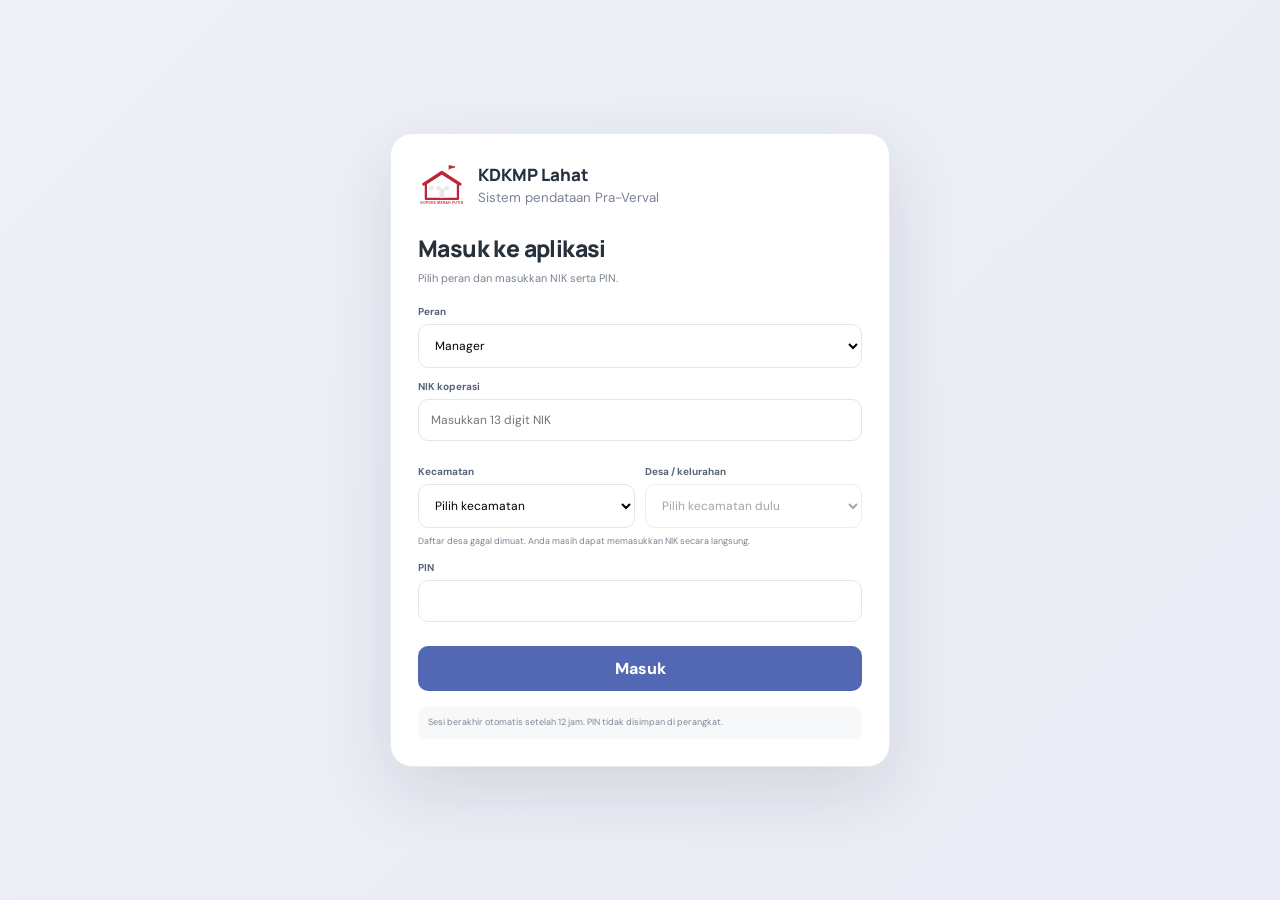
<file: index.html>
<!doctype html>
<html lang="id">
<head>
  <meta charset="utf-8"><meta name="viewport" content="width=device-width,initial-scale=1">
  <meta name="theme-color" content="#f4f5f8"><meta name="description" content="Sistem Pendataan KDKMP Kabupaten Lahat">
  <title>KDKMP Lahat · Pendataan Pra-Verval</title>
  <link rel="icon" type="image/svg+xml" href="./assets/logo-kdmp.svg"><link rel="stylesheet" href="./app.css"><link rel="stylesheet" href="./pages.css"><link rel="stylesheet" href="./auth.css">
</head>
<body>
  <div id="app"></div>
  <script src="./supabase-config.js" defer></script>
  <script src="./app.js" defer></script>
  <script src="./auth.js" defer></script>
</body>
</html>
</file>
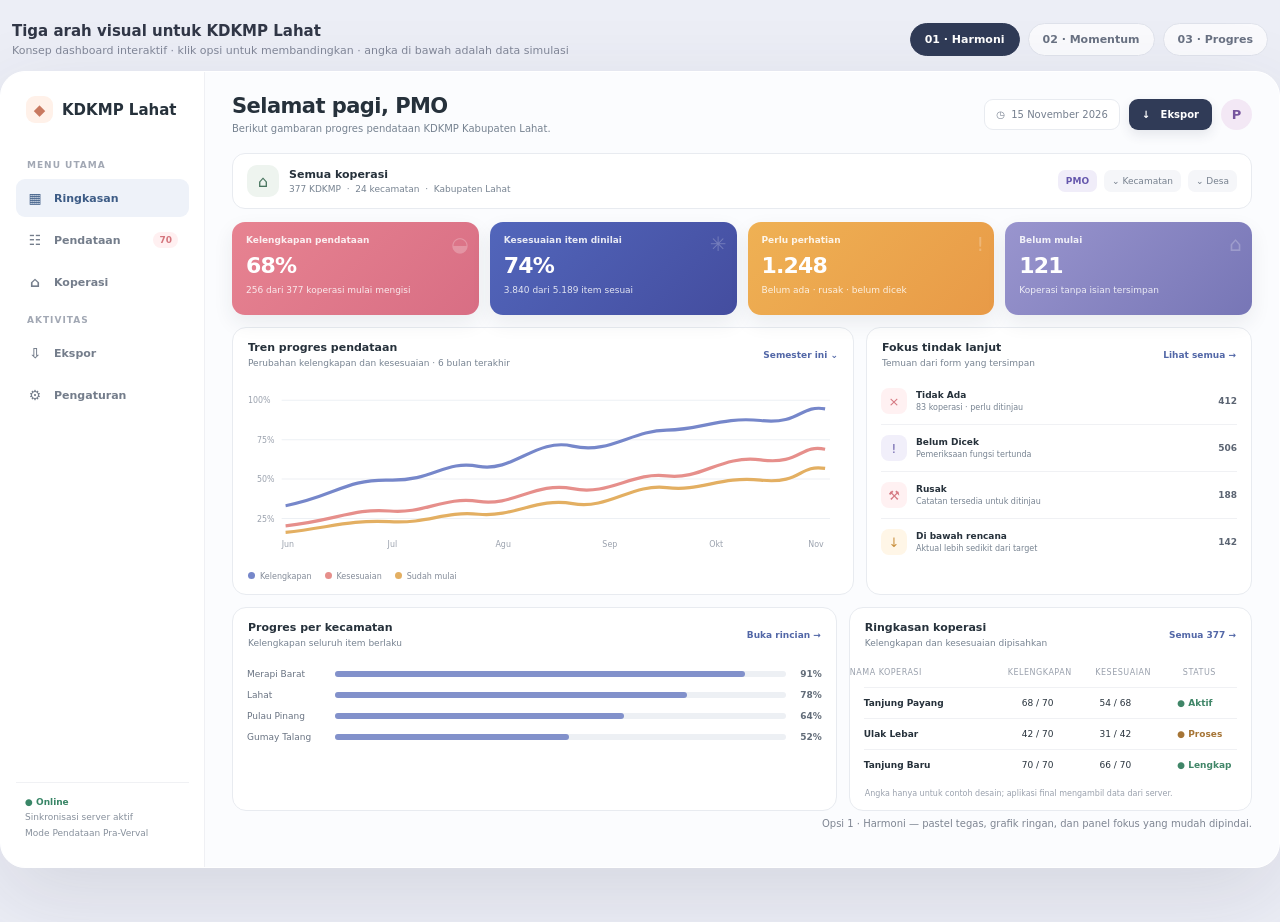
<file: planing/UI-UX-3-Opsi-Dinamis.html>
<!doctype html>
<html lang="id">
<head>
<meta charset="utf-8"><meta name="viewport" content="width=device-width,initial-scale=1">
<title>3 Opsi UI Dinamis — KDKMP Lahat</title>
<style>
:root{--ink:#26313b;--muted:#778391;--line:#e8ebf0;--canvas:#eceef6;--green:#39765e;--purple:#6557ad;--blue:#4c70bd;--coral:#df7885;--amber:#e5a54f;--mint:#e6f2e9;--shadow:0 16px 45px #26304b12;--font:Inter,ui-sans-serif,system-ui,-apple-system,"Segoe UI",sans-serif}*{box-sizing:border-box}body{margin:0;background:var(--canvas);font:13px var(--font);color:var(--ink);min-height:100vh}.decor{position:fixed;inset:0;pointer-events:none;overflow:hidden}.orb{position:absolute;border-radius:50%;opacity:.7}.orb.a{width:12px;height:12px;background:#ec9ca7;left:7%;top:19%}.orb.b{width:9px;height:9px;background:#878bc2;left:15%;top:8%}.orb.c{width:15px;height:15px;background:#ec9ca7;right:12%;top:23%}.orb.d{width:8px;height:8px;background:#888ac4;right:21%;top:11%}.orb.e{width:10px;height:10px;background:#f4c474;left:20%;bottom:14%}.orb.f{width:13px;height:13px;background:#9597c8;right:8%;bottom:18%}.switcher{position:relative;z-index:1;max-width:1360px;margin:22px auto 14px;padding:0 12px;display:flex;justify-content:space-between;align-items:center;gap:15px;color:#5e6473}.switcher h1{font-size:15px;margin:0 0 4px;color:#313747}.switcher p{font-size:11px;margin:0;color:#818797}.choices{display:flex;gap:8px}.choice{border:1px solid #dfe2eb;background:#ffffffb8;padding:9px 14px;border-radius:999px;font:600 11px var(--font);color:#697183;cursor:pointer}.choice.active{background:#303b57;color:white;border-color:#303b57}.frame{position:relative;z-index:1;max-width:1360px;min-height:790px;margin:0 auto 30px;background:#fbfcfe;border:1px solid #ffffff;border-radius:25px;box-shadow:0 28px 85px #34385320;overflow:hidden;display:grid;grid-template-columns:204px minmax(0,1fr);transition:.25s}.side{background:#fff;padding:21px 15px;border-right:1px solid #eff0f4;display:flex;flex-direction:column}.logo{font-weight:800;font-size:15px;display:flex;align-items:center;gap:9px;padding:3px 10px 25px}.logo-mark{width:27px;height:27px;background:#fff1e9;border-radius:9px;display:grid;place-items:center;color:#c87960}.navlabel{font-size:9px;color:#a2a8b4;text-transform:uppercase;letter-spacing:1px;font-weight:700;padding:12px 11px 7px}.nav{height:38px;padding:0 11px;display:flex;align-items:center;gap:11px;border-radius:9px;color:#747d8b;font-size:11px;font-weight:600;margin:2px 0}.nav i{font-style:normal;font-size:14px;width:16px;text-align:center}.nav.sel{color:#3d5c86;background:#eef2f9}.nav .count{margin-left:auto;background:#fff0f1;color:#d4757d;border-radius:99px;padding:3px 6px;font-size:9px}.sidenote{margin-top:auto;padding:12px 9px 5px;border-top:1px solid #f0f1f4;color:#87909c;font-size:9px;line-height:1.7}.online{color:#398667;font-weight:700}.content{min-width:0;padding:22px 27px 38px}.headrow{display:flex;justify-content:space-between;align-items:center;margin-bottom:19px}.title h2{font-size:21px;letter-spacing:-.55px;margin:0 0 5px}.title p{color:var(--muted);font-size:10px;margin:0}.tools{display:flex;align-items:center;gap:9px}.date{font-size:10px;color:#757f8e;padding:9px 11px;background:#fff;border:1px solid var(--line);border-radius:9px}.btn{border:0;border-radius:9px;background:#303b57;color:white;padding:10px 13px;font:700 10px var(--font);cursor:pointer;box-shadow:0 5px 12px #303b571b}.profile{height:31px;width:31px;border-radius:50%;display:grid;place-items:center;background:#f3e8f5;color:#76549d;font-weight:800}.context{display:flex;align-items:center;justify-content:space-between;background:#fff;border:1px solid var(--line);border-radius:13px;padding:11px 14px;margin-bottom:13px}.ctxleft{display:flex;align-items:center;gap:10px}.ctxicon{height:32px;width:32px;border-radius:10px;background:#eef4ef;display:grid;place-items:center;font-size:16px;color:#47735d}.ctxname{font-size:11px;font-weight:800}.ctxmeta{font-size:9px;color:var(--muted);margin-top:3px}.ctxright{display:flex;gap:7px;align-items:center}.tag{font-size:9px;padding:6px 8px;border-radius:7px;background:#f5f6f9;color:#76808e}.tag.role{background:#f0edf9;color:#6557ad;font-weight:700}.grid4{display:grid;grid-template-columns:repeat(4,minmax(0,1fr));gap:11px}.stat{position:relative;overflow:hidden;min-height:93px;border-radius:13px;padding:13px 14px;color:#fff;box-shadow:0 8px 20px #242f4014}.stat .label{font-size:9px;opacity:.87;font-weight:600}.stat strong{display:block;font-size:22px;letter-spacing:-.8px;margin:8px 0 3px}.stat small{font-size:9px;opacity:.84}.stat .deco{position:absolute;right:10px;top:10px;font-size:20px;opacity:.24}.rose{background:linear-gradient(135deg,#e78391,#d86e84)}.indigo{background:linear-gradient(135deg,#5266bb,#444d9f)}.gold{background:linear-gradient(135deg,#efb154,#e89a47)}.lilac{background:linear-gradient(135deg,#9995ce,#7776b6)}.green{background:linear-gradient(135deg,#6aab85,#458765)}.teal{background:linear-gradient(135deg,#51a9a7,#398c91)}.lightstat{background:#fff;color:var(--ink);border:1px solid var(--line);box-shadow:none}.lightstat .label,.lightstat small{color:var(--muted);opacity:1}.lightstat .accent{color:var(--green)}.layout{display:grid;grid-template-columns:minmax(0,1.45fr) minmax(245px,.9fr);gap:12px;margin-top:12px}.panel{background:#fff;border:1px solid var(--line);border-radius:14px;overflow:hidden}.ph{padding:13px 15px 10px;display:flex;align-items:center;justify-content:space-between}.pt{font-size:11px;font-weight:800}.ps{font-size:9px;color:var(--muted);margin-top:4px}.link{font-size:9px;color:#5267a7;font-weight:700}.chart{padding:1px 13px 12px;height:194px}.chart svg{width:100%;height:100%;overflow:visible}.axis{stroke:#edf0f4;stroke-width:1}.line1{stroke:#7687ca;stroke-width:3;fill:none}.line2{stroke:#e68f8b;stroke-width:3;fill:none}.line3{stroke:#e3af62;stroke-width:3;fill:none}.chart-label{fill:#9aa1ad;font:8px var(--font)}.legend{display:flex;gap:13px;padding:0 15px 13px;font-size:8px;color:#838b98}.legend i{display:inline-block;width:7px;height:7px;border-radius:50%;margin-right:5px}.worklist{padding:0 14px 10px}.work{display:flex;align-items:center;gap:9px;padding:10px 0;border-top:1px solid #f0f1f4}.work:first-child{border-top:0}.wico{width:26px;height:26px;border-radius:8px;display:grid;place-items:center;background:#fff1f2;color:#d57982}.wico.p{background:#f1effa;color:#756ab0}.wico.o{background:#fff6e7;color:#c9903e}.wtitle{font-size:9px;font-weight:700}.wsub{font-size:8px;color:var(--muted);margin-top:3px}.wval{margin-left:auto;font-size:9px;font-weight:800;color:#5b6472}.barlist{padding:0 14px 12px}.baritem{display:grid;grid-template-columns:80px 1fr 28px;gap:8px;align-items:center;margin:11px 0;font-size:9px;color:#697382}.bartrack{height:6px;background:#edf0f4;border-radius:8px}.bartrack b{display:block;height:100%;border-radius:8px;background:#8291cb}.baritem strong{text-align:right;color:#626c79;font-size:9px}.bottom{display:grid;grid-template-columns:1.2fr .8fr;gap:12px;margin-top:12px}.coops{padding:0 14px 6px}.cooprow{display:grid;grid-template-columns:minmax(150px,1.3fr) .7fr .7fr .6fr;gap:8px;align-items:center;padding:10px 0;border-top:1px solid #f0f1f4;font-size:9px}.cooprow.head{border:0;color:#9aa1ad;font-size:8px;text-transform:uppercase;letter-spacing:.5px}.cooprow b{font-size:9px}.state{color:#a67536;font-weight:700}.state.ok{color:#408668}.pill{display:inline-flex;gap:4px;align-items:center;background:#fff6e5;border-radius:99px;padding:4px 7px;color:#a27732;font-size:8px;font-weight:700}.pill i{width:5px;height:5px;border-radius:50%;background:#e1ab4f}.footnote{font-size:8px;color:#9aa1ad;padding:3px 15px 12px}.profilebox{display:flex;align-items:center;gap:10px;padding:13px;border-bottom:1px solid #f0f1f4}.person{width:34px;height:34px;border-radius:50%;display:grid;place-items:center;background:#fcebed;font-size:19px}.profilebox b{display:block;font-size:9px}.profilebox span{font-size:8px;color:var(--muted)}.admin{padding:2px 13px 11px}.admin-title{font-size:8px;text-transform:uppercase;letter-spacing:.7px;color:#a0a7b2;font-weight:700;padding:11px 0 7px}.quick{display:flex;align-items:center;gap:9px;padding:8px 0;border-top:1px solid #f1f2f5;font-size:9px;font-weight:700}.quick:first-of-type{border:0}.qicon{width:24px;height:24px;border-radius:7px;display:grid;place-items:center;background:#f1effa;color:#766cb4}.qicon.c{background:#fff1f1;color:#d27880}.qicon.g{background:#edf5ee;color:#538162}.arrow{margin-left:auto;color:#a5abb6}.progressring{width:72px;height:72px;border-radius:50%;background:conic-gradient(var(--green) 0 68%,#e9f0eb 68% 100%);display:grid;place-items:center;position:relative}.progressring:before{content:"";position:absolute;inset:7px;background:white;border-radius:50%}.progressring span{z-index:1;font-weight:800;font-size:14px}.splitstat{display:flex;align-items:center;gap:14px;padding:4px 13px 13px}.splitstat b{font-size:10px}.splitstat small{display:block;font-size:8px;color:var(--muted);margin-top:4px}.spotlight{padding:13px 14px;border-radius:13px;background:linear-gradient(120deg,#edf4ee,#f8faf8);border:1px solid #e5eee7;margin:0 13px 13px}.spotlight strong{font-size:10px}.spotlight p{font-size:9px;line-height:1.5;color:#65716a;margin:5px 0 9px}.spotlight .btn{padding:8px 10px;font-size:9px;background:#3d7257}.option-desc{font-size:10px;color:#7e8592;text-align:right;margin:7px 0 0}.toast{position:fixed;z-index:5;bottom:24px;right:24px;background:#293851;color:#fff;border-radius:10px;padding:12px 15px;opacity:0;transform:translateY(6px);transition:.2s;font-size:11px;box-shadow:var(--shadow)}.toast.show{opacity:1;transform:none}
body[data-option="2"]{--canvas:#f2f3f9;--green:#4c66b0}.option2 .frame{grid-template-columns:190px 1fr}.option2 .side{background:#fdfdff}.option2 .content{padding-top:27px}.option2 .grid4{grid-template-columns:repeat(4,minmax(0,1fr))}.option2 .layout{grid-template-columns:minmax(0,1.15fr) minmax(260px,.85fr)}.option2 .stat{border-radius:17px}.option2 .rose{background:linear-gradient(135deg,#f0919d,#df758a)}.option2 .indigo{background:linear-gradient(135deg,#495eb6,#374897)}.option2 .gold{background:linear-gradient(135deg,#f5bd61,#eea148)}.option2 .lilac{background:linear-gradient(135deg,#9e9bd4,#817ebf)}.option2 .layout>.panel:first-child{min-height:240px}.option2 .chart{height:155px}.option2 .bottom{grid-template-columns:1.2fr .8fr}
body[data-option="3"]{--canvas:#edf4f3;--green:#22858b}.option3 .frame{grid-template-columns:220px 1fr}.option3 .side{background:#f8fcfb}.option3 .grid4{grid-template-columns:repeat(4,minmax(0,1fr))}.option3 .layout{grid-template-columns:minmax(0,1.5fr) minmax(225px,.75fr)}.option3 .stat{border-radius:11px}.option3 .chart{height:185px}.option3 .bottom{grid-template-columns:1fr 1fr}.option3 .content{padding-left:24px;padding-right:24px}
@media(max-width:980px){.frame{grid-template-columns:165px 1fr;margin:0 12px}.side{padding:16px 10px}.content{padding:18px}.grid4{grid-template-columns:repeat(2,1fr)}.layout,.bottom{grid-template-columns:1fr 1fr}.option2 .layout,.option3 .layout{grid-template-columns:1fr 1fr}.switcher{margin-top:14px}.choices{flex-wrap:wrap;justify-content:flex-end}}
@media(max-width:650px){body{background:#eef0f5}.switcher{display:block;margin:12px 10px}.choices{justify-content:flex-start;margin-top:12px}.choice{padding:8px 10px;font-size:10px}.frame{display:block;border-radius:16px;margin:0 7px 20px;min-height:100vh}.side{height:52px;position:sticky;top:0;z-index:3;flex-direction:row;overflow:auto;padding:6px 9px;border:0;border-bottom:1px solid var(--line)}.logo{padding:0 7px;font-size:0}.logo-mark{font-size:14px}.navlabel,.sidenote{display:none}.nav{flex:none;height:38px;font-size:0;padding:0 12px;margin:0 2px}.nav i{font-size:15px}.nav .count{font-size:8px}.content{padding:17px 12px}.headrow{align-items:flex-start}.title h2{font-size:18px}.title p{max-width:235px;line-height:1.4}.tools{gap:5px}.date{display:none}.tools .btn{font-size:0;padding:9px}.tools .btn:after{content:'↓';font-size:14px}.profile{height:28px;width:28px}.context{padding:10px}.ctxright .tag:not(.role){display:none}.grid4{gap:7px}.stat{min-height:83px;padding:11px}.stat strong{font-size:20px}.layout,.bottom,.option2 .layout,.option3 .layout{grid-template-columns:1fr;gap:9px}.chart{height:160px}.cooprow{grid-template-columns:minmax(125px,1.2fr) .7fr .7fr}.cooprow>*:last-child{display:none}.option-desc{text-align:left}.toast{left:12px;right:12px;bottom:12px;text-align:center}}
</style>
</head>
<body data-option="1">
<div class="decor"><span class="orb a"></span><span class="orb b"></span><span class="orb c"></span><span class="orb d"></span><span class="orb e"></span><span class="orb f"></span></div>
<div class="switcher"><div><h1>Tiga arah visual untuk KDKMP Lahat</h1><p>Konsep dashboard interaktif · klik opsi untuk membandingkan · angka di bawah adalah data simulasi</p></div><div class="choices"><button class="choice active" data-option="1">01 · Harmoni</button><button class="choice" data-option="2">02 · Momentum</button><button class="choice" data-option="3">03 · Progres</button></div></div>
<div class="frame">
<aside class="side"><div class="logo"><span class="logo-mark">◆</span>KDKMP Lahat</div><div class="navlabel">Menu utama</div><div class="nav sel"><i>▦</i>Ringkasan</div><div class="nav"><i>☷</i>Pendataan <span class="count">70</span></div><div class="nav"><i>⌂</i>Koperasi</div><div class="navlabel">Aktivitas</div><div class="nav"><i>⇩</i>Ekspor</div><div class="nav"><i>⚙</i>Pengaturan</div><div class="sidenote"><span class="online">● Online</span><br>Sinkronisasi server aktif<br>Mode Pendataan Pra-Verval</div></aside>
<main class="content">
<div class="headrow"><div class="title"><h2>Selamat pagi, PMO</h2><p>Berikut gambaran progres pendataan KDKMP Kabupaten Lahat.</p></div><div class="tools"><div class="date">◷ &nbsp;15 November 2026</div><button class="btn" id="export">↓ &nbsp; Ekspor</button><div class="profile">P</div></div></div>
<div class="context"><div class="ctxleft"><div class="ctxicon">⌂</div><div><div class="ctxname">Semua koperasi</div><div class="ctxmeta">377 KDKMP &nbsp;·&nbsp; 24 kecamatan &nbsp;·&nbsp; Kabupaten Lahat</div></div></div><div class="ctxright"><span class="tag role">PMO</span><span class="tag">⌄ Kecamatan</span><span class="tag">⌄ Desa</span></div></div>
<div class="grid4" id="stats">
<div class="stat rose"><span class="deco">◒</span><div class="label">Kelengkapan pendataan</div><strong>68%</strong><small>256 dari 377 koperasi mulai mengisi</small></div>
<div class="stat indigo"><span class="deco">✳</span><div class="label">Kesesuaian item dinilai</div><strong>74%</strong><small>3.840 dari 5.189 item sesuai</small></div>
<div class="stat gold"><span class="deco">!</span><div class="label">Perlu perhatian</div><strong>1.248</strong><small>Belum ada · rusak · belum dicek</small></div>
<div class="stat lilac"><span class="deco">⌂</span><div class="label">Belum mulai</div><strong>121</strong><small>Koperasi tanpa isian tersimpan</small></div>
</div>
<div class="layout"><section class="panel"><div class="ph"><div><div class="pt">Tren progres pendataan</div><div class="ps">Perubahan kelengkapan dan kesesuaian · 6 bulan terakhir</div></div><span class="link">Semester ini ⌄</span></div><div class="chart"><svg viewBox="0 0 600 170" preserveAspectRatio="none" aria-label="Grafik progres simulasi"><line class="axis" x1="36" y1="20" x2="590" y2="20"/><line class="axis" x1="36" y1="57" x2="590" y2="57"/><line class="axis" x1="36" y1="94" x2="590" y2="94"/><line class="axis" x1="36" y1="131" x2="590" y2="131"/><text class="chart-label" x="2" y="23">100%</text><text class="chart-label" x="11" y="60">75%</text><text class="chart-label" x="11" y="97">50%</text><text class="chart-label" x="11" y="134">25%</text><path class="line1" d="M40 119 C90 110,100 94,145 95 S200 76,235 82 S293 55,330 63 S390 48,425 48 S480 35,520 39 S560 24,585 28"/><path class="line2" d="M40 138 C90 133,110 121,145 124 S200 110,235 115 S293 96,330 103 S390 87,425 91 S480 71,520 76 S560 61,585 66"/><path class="line3" d="M40 144 C83 140,104 132,145 134 S198 124,235 127 S294 111,330 117 S390 98,425 102 S478 91,520 95 S558 80,585 84"/><text class="chart-label" x="36" y="158">Jun</text><text class="chart-label" x="143" y="158">Jul</text><text class="chart-label" x="252" y="158">Agu</text><text class="chart-label" x="360" y="158">Sep</text><text class="chart-label" x="468" y="158">Okt</text><text class="chart-label" x="568" y="158">Nov</text></svg></div><div class="legend"><span><i style="background:#7687ca"></i>Kelengkapan</span><span><i style="background:#e68f8b"></i>Kesesuaian</span><span><i style="background:#e3af62"></i>Sudah mulai</span></div></section>
<section class="panel"><div class="ph"><div><div class="pt">Fokus tindak lanjut</div><div class="ps">Temuan dari form yang tersimpan</div></div><span class="link">Lihat semua →</span></div><div class="worklist"><div class="work"><div class="wico">×</div><div><div class="wtitle">Tidak Ada</div><div class="wsub">83 koperasi · perlu ditinjau</div></div><div class="wval">412</div></div><div class="work"><div class="wico p">!</div><div><div class="wtitle">Belum Dicek</div><div class="wsub">Pemeriksaan fungsi tertunda</div></div><div class="wval">506</div></div><div class="work"><div class="wico">⚒</div><div><div class="wtitle">Rusak</div><div class="wsub">Catatan tersedia untuk ditinjau</div></div><div class="wval">188</div></div><div class="work"><div class="wico o">↓</div><div><div class="wtitle">Di bawah rencana</div><div class="wsub">Aktual lebih sedikit dari target</div></div><div class="wval">142</div></div></div></section></div>
<div class="bottom"><section class="panel"><div class="ph"><div><div class="pt">Progres per kecamatan</div><div class="ps">Kelengkapan seluruh item berlaku</div></div><span class="link">Buka rincian →</span></div><div class="barlist"><div class="baritem"><span>Merapi Barat</span><div class="bartrack"><b style="width:91%"></b></div><strong>91%</strong></div><div class="baritem"><span>Lahat</span><div class="bartrack"><b style="width:78%"></b></div><strong>78%</strong></div><div class="baritem"><span>Pulau Pinang</span><div class="bartrack"><b style="width:64%"></b></div><strong>64%</strong></div><div class="baritem"><span>Gumay Talang</span><div class="bartrack"><b style="width:52%"></b></div><strong>52%</strong></div></div></section>
<section class="panel"><div class="ph"><div><div class="pt">Ringkasan koperasi</div><div class="ps">Kelengkapan dan kesesuaian dipisahkan</div></div><span class="link">Semua 377 →</span></div><div class="cooprow head"><span>Nama koperasi</span><span>Kelengkapan</span><span>Kesesuaian</span><span>Status</span></div><div class="coops"><div class="cooprow"><b>Tanjung Payang</b><span>68 / 70</span><span>54 / 68</span><span class="state ok">● Aktif</span></div><div class="cooprow"><b>Ulak Lebar</b><span>42 / 70</span><span>31 / 42</span><span class="state">● Proses</span></div><div class="cooprow"><b>Tanjung Baru</b><span>70 / 70</span><span>66 / 70</span><span class="state ok">● Lengkap</span></div></div><div class="footnote">Angka hanya untuk contoh desain; aplikasi final mengambil data dari server.</div></section></div>
<div class="option-desc" id="description">Opsi 1 · Harmoni — pastel tegas, grafik ringan, dan panel fokus yang mudah dipindai.</div>
</main></div>
<div class="toast" id="toast">Pratinjau ini memakai data simulasi; ekspor aktif pada aplikasi final.</div>
<script>
const desc={1:'Opsi 1 · Harmoni — pastel tegas, grafik ringan, dan panel fokus yang mudah dipindai.',2:'Opsi 2 · Momentum — kartu metrik lebih ekspresif, struktur ringkasan lebih dinamis, tetap memakai komponen yang sama.',3:'Opsi 3 · Progres — aksen teal yang segar, kartu lebih ringkas, dan fokus kuat pada langkah tindak lanjut.'};
document.querySelectorAll('.choice').forEach(b=>b.addEventListener('click',()=>{document.body.dataset.option=b.dataset.option;document.querySelectorAll('.choice').forEach(x=>x.classList.toggle('active',x===b));document.getElementById('description').textContent=desc[b.dataset.option]}));
document.getElementById('export').addEventListener('click',()=>{let t=document.getElementById('toast');t.classList.add('show');setTimeout(()=>t.classList.remove('show'),2300)});
</script>
</body></html>
</file>
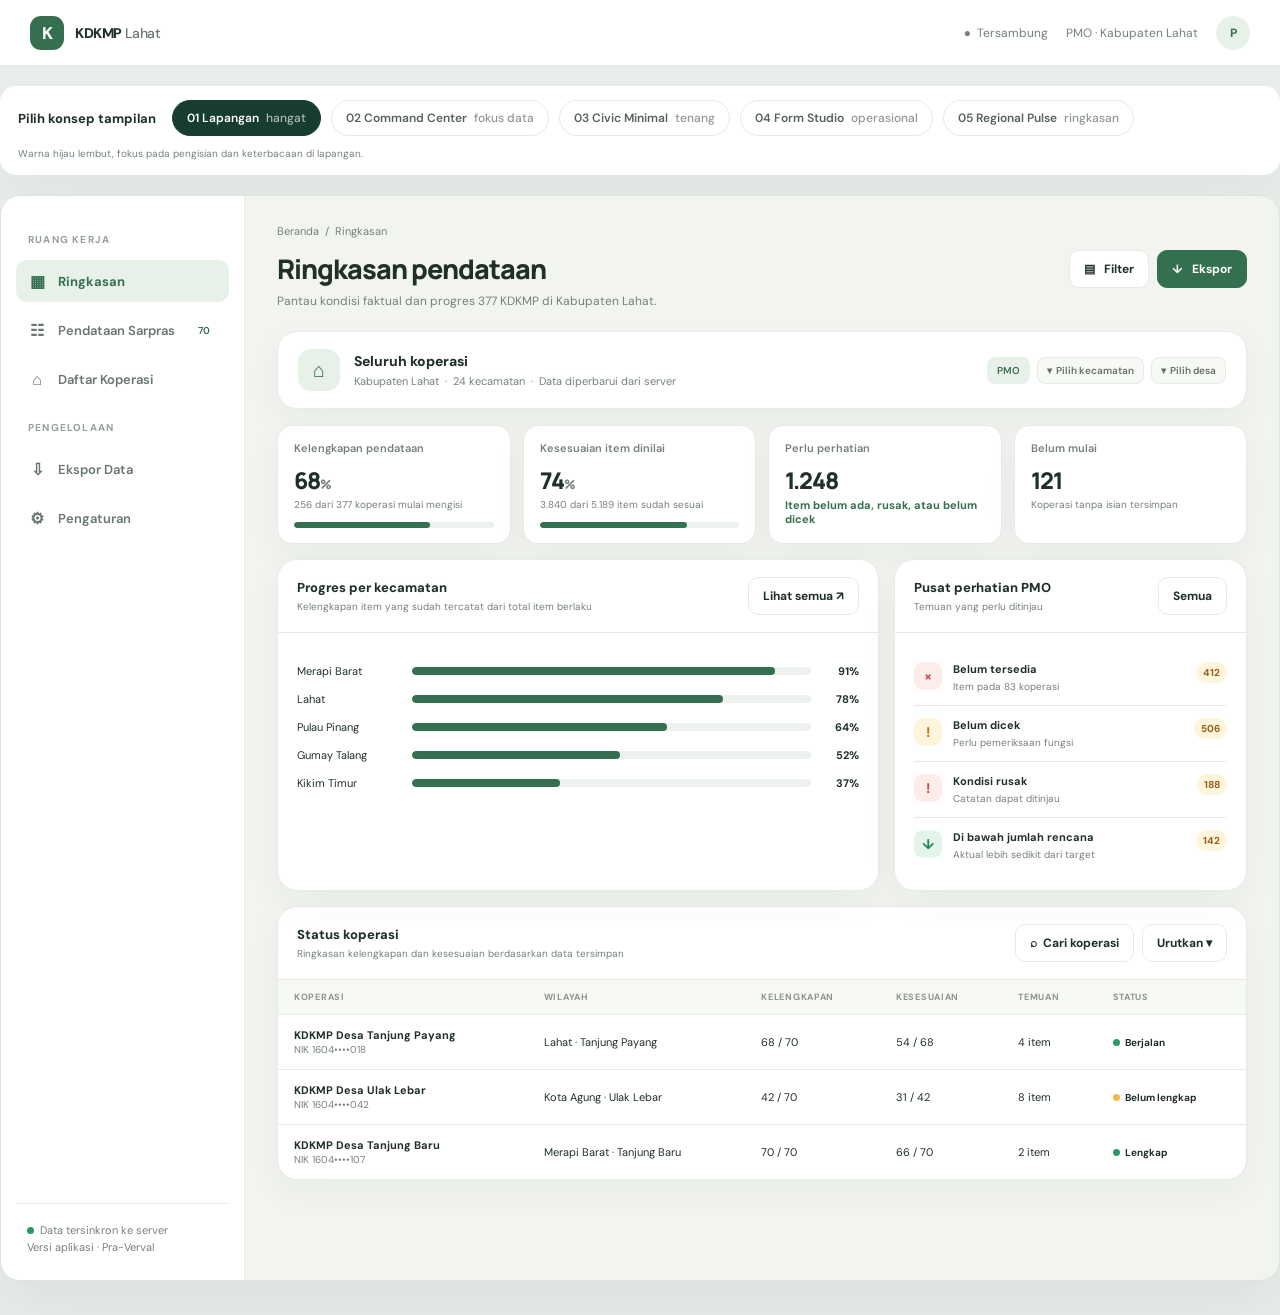
<file: planing/UI-UX-5-Konsep-KDKMP.html>
<!doctype html>
<html lang="id">
<head>
<meta charset="utf-8"><meta name="viewport" content="width=device-width,initial-scale=1">
<title>Lima Konsep UI/UX — Sistem Pendataan KDKMP Lahat</title>
<style>
@import url('https://fonts.googleapis.com/css2?family=DM+Sans:wght@400;500;600;700&family=Manrope:wght@400;500;600;700;800&display=swap');
:root{--bg:#f4f6f4;--surface:#fff;--surface2:#f7f9f7;--ink:#1c2925;--muted:#74817b;--line:#e5ebe7;--brand:#176b53;--brand2:#e5f3ec;--accent:#d7f264;--warn:#f3b648;--bad:#dc6c63;--good:#2b9a69;--shadow:0 12px 35px #18382a0b;--radius:18px;--font:'DM Sans',sans-serif;--side:246px}
*{box-sizing:border-box}body{margin:0;background:#e9eeeb;color:var(--ink);font-family:var(--font);font-size:14px}.topbar{height:66px;background:#fff;border-bottom:1px solid var(--line);display:flex;align-items:center;justify-content:space-between;padding:0 30px;position:sticky;top:0;z-index:5}.brandmark{display:flex;align-items:center;gap:11px;font-weight:800;letter-spacing:-.4px}.mark{height:34px;width:34px;border-radius:11px;background:var(--brand);color:#fff;display:grid;place-items:center;font-size:17px}.topright{display:flex;align-items:center;gap:18px;color:var(--muted);font-size:12px}.avatar{height:34px;width:34px;background:var(--brand2);color:var(--brand);border-radius:50%;display:grid;place-items:center;font-weight:700}.chooser{background:#fff;border-radius:16px;padding:14px 18px;margin:20px auto;max-width:1480px;display:flex;align-items:center;gap:10px;box-shadow:var(--shadow);flex-wrap:wrap}.chooser strong{font-size:13px;margin-right:6px}.concept{border:1px solid var(--line);border-radius:999px;background:#fff;padding:9px 14px;color:#55625c;cursor:pointer;font:600 12px var(--font);transition:.2s}.concept:hover,.concept.active{background:#173d32;color:white;border-color:#173d32}.concept em{opacity:.65;font-style:normal;font-weight:500;margin-left:4px}.shell{max-width:1480px;min-height:780px;margin:0 auto 34px;background:var(--bg);border:1px solid #dce3df;border-radius:20px;overflow:hidden;box-shadow:0 25px 70px #172e2312;display:grid;grid-template-columns:var(--side) 1fr;transition:.25s}.sidebar{background:var(--surface);border-right:1px solid var(--line);padding:23px 15px;display:flex;flex-direction:column;gap:7px}.side-label{font-size:10px;text-transform:uppercase;letter-spacing:1.2px;color:#94a099;padding:14px 12px 7px;font-weight:700}.nav{height:42px;border-radius:11px;display:flex;align-items:center;gap:12px;padding:0 12px;color:#68766f;font-weight:600;font-size:13px}.nav .ico{width:18px;text-align:center;font-size:16px}.nav.selected{background:var(--brand2);color:var(--brand);font-weight:700}.nav .badge{margin-left:auto;font-size:10px;border-radius:99px;padding:3px 7px;background:#fff;color:var(--brand)}.side-bottom{margin-top:auto;border-top:1px solid var(--line);padding:18px 11px 0;color:var(--muted);font-size:11px;line-height:1.6}.sync-dot{display:inline-block;width:7px;height:7px;background:var(--good);border-radius:50%;margin-right:6px}.main{padding:28px 32px 100px;min-width:0}.crumb{font-size:11px;color:var(--muted);margin-bottom:12px}.heading{display:flex;justify-content:space-between;align-items:flex-start;gap:14px;margin-bottom:22px}.heading h1{font:800 27px Manrope,sans-serif;letter-spacing:-1px;margin:0 0 6px}.sub{font-size:12px;color:var(--muted)}.btn{border:1px solid var(--line);background:var(--surface);border-radius:10px;padding:10px 14px;color:var(--ink);font:700 12px var(--font);cursor:pointer}.btn.primary{background:var(--brand);color:#fff;border-color:var(--brand)}.btn.ghost{background:transparent}.btn:active{transform:scale(.98)}.btnrow{display:flex;gap:8px;align-items:center}.coop-card{background:var(--surface);border:1px solid var(--line);border-radius:var(--radius);padding:17px 20px;display:flex;align-items:center;justify-content:space-between;gap:12px;margin-bottom:16px;box-shadow:var(--shadow)}.coop-id{display:flex;align-items:center;gap:14px}.coop-icon{height:42px;width:42px;display:grid;place-items:center;background:var(--brand2);border-radius:13px;color:var(--brand);font-size:20px}.coop-name{font-weight:800;font-size:14px}.coop-meta{font-size:11px;color:var(--muted);margin-top:4px}.chips{display:flex;gap:7px;flex-wrap:wrap}.chip{border:1px solid var(--line);border-radius:8px;padding:6px 9px;color:#64716b;background:var(--surface2);font-size:10px;font-weight:600}.chip.role{color:var(--brand);background:var(--brand2);border-color:transparent}.cards{display:grid;grid-template-columns:repeat(4,1fr);gap:12px;margin-bottom:15px}.metric{background:var(--surface);border:1px solid var(--line);border-radius:15px;padding:15px 16px;box-shadow:var(--shadow)}.metric-label{font-size:11px;color:var(--muted);font-weight:600}.metric-val{font:800 23px Manrope,sans-serif;letter-spacing:-1px;margin:9px 0 2px}.metric-foot{font-size:10px;color:var(--muted)}.metric-mark{font-size:11px;color:var(--brand);font-weight:700}.progress{height:6px;border-radius:9px;background:#edf1ee;margin-top:11px;overflow:hidden}.progress span{display:block;height:100%;border-radius:9px;background:var(--brand)}.twocol{display:grid;grid-template-columns:minmax(0,1.45fr) minmax(260px,.85fr);gap:15px}.panel{background:var(--surface);border:1px solid var(--line);border-radius:var(--radius);box-shadow:var(--shadow);overflow:hidden}.panel-head{padding:17px 19px;border-bottom:1px solid var(--line);display:flex;align-items:center;justify-content:space-between;gap:10px}.panel-title{font-weight:800;font-size:13px}.panel-caption{font-size:10px;color:var(--muted);margin-top:4px}.panel-body{padding:17px 19px}.barrow{display:grid;grid-template-columns:105px 1fr 38px;gap:10px;align-items:center;margin:14px 0;font-size:11px}.bar{height:8px;background:#edf1ee;border-radius:10px;overflow:hidden}.bar span{display:block;height:100%;border-radius:10px;background:var(--brand)}.barrow b{text-align:right;font-size:11px}.attention{display:flex;gap:11px;padding:12px 0;border-bottom:1px solid var(--line);align-items:flex-start}.attention:last-child{border:0}.status-icon{height:28px;width:28px;flex:none;display:grid;place-items:center;border-radius:9px;background:#fff4dc;color:#bd7715;font-weight:800}.status-icon.red{background:#fdecea;color:#c85048}.status-icon.green{background:#e3f5eb;color:#228656}.att-title{font-size:11px;font-weight:700}.att-sub{font-size:10px;color:var(--muted);margin-top:4px}.pill{margin-left:auto;font-size:10px;font-weight:700;color:#946014;background:#fff4dc;padding:4px 7px;border-radius:999px}.table-panel{margin-top:15px}.table{width:100%;border-collapse:collapse;text-align:left}.table th{font-size:9px;text-transform:uppercase;letter-spacing:.7px;color:#89958e;background:var(--surface2);padding:11px 16px}.table td{padding:13px 16px;border-top:1px solid var(--line);font-size:11px}.table tr:hover td{background:#fafcfb}.status-label{display:inline-flex;align-items:center;gap:5px;font-size:10px;font-weight:700}.dot{width:7px;height:7px;background:var(--good);border-radius:50%}.dot.yellow{background:var(--warn)}.dot.red{background:var(--bad)}.mini{color:var(--muted);font-size:10px}.formbar{display:flex;gap:8px;align-items:center;flex-wrap:wrap;margin:16px 0}.search{border:1px solid var(--line);background:var(--surface);border-radius:10px;padding:9px 12px;color:var(--muted);font-size:11px;min-width:190px}.formgrid{display:grid;grid-template-columns:1fr 290px;gap:15px}.group{background:var(--surface);border:1px solid var(--line);border-radius:15px;margin-bottom:11px;overflow:hidden}.grouphead{display:flex;align-items:center;gap:11px;padding:14px 16px;border-bottom:1px solid var(--line)}.num{height:26px;min-width:26px;padding:0 6px;border-radius:50%;background:var(--brand2);color:var(--brand);display:grid;place-items:center;font-weight:800;font-size:11px}.gname{font-size:12px;font-weight:800}.gmeta{font-size:10px;color:var(--muted);margin-top:3px}.gprog{margin-left:auto;min-width:75px;text-align:right;font-size:10px;color:var(--muted)}.gprog b{color:var(--brand)}.item{display:grid;grid-template-columns:minmax(180px,1.4fr) 80px 100px 90px 30px;gap:9px;align-items:center;padding:12px 15px;border-bottom:1px solid #f0f3f1}.item:last-child{border-bottom:0}.itemname{font-size:11px;font-weight:700}.itemtarget{font-size:9px;color:var(--muted);margin-top:4px}.select{border:1px solid var(--line);border-radius:8px;padding:8px 7px;color:#627068;font-size:10px;background:var(--surface);white-space:nowrap}.select.good{border-color:#bfe4cd;background:#f0faf4;color:#278555}.eye{height:30px;width:30px;border:1px solid var(--line);border-radius:8px;background:var(--surface);color:#68766f;cursor:pointer}.draft{background:#fff7e7;border:1px solid #f5e5c3;color:#8d651a;border-radius:12px;padding:12px 14px;font-size:10px;line-height:1.5;margin-bottom:13px}.asidebox{background:var(--surface);border:1px solid var(--line);border-radius:15px;padding:16px;margin-bottom:12px}.asidebox h3{font-size:12px;margin:0 0 12px}.aside-row{display:flex;justify-content:space-between;border-bottom:1px solid var(--line);padding:9px 0;font-size:10px;color:var(--muted)}.aside-row b{color:var(--ink)}.savebar{position:fixed;bottom:20px;left:calc(50% - 10px);transform:translateX(-20%);display:flex;align-items:center;gap:14px;background:#183f33;color:white;padding:10px 12px 10px 17px;border-radius:13px;box-shadow:0 12px 32px #102b2050;z-index:4;font-size:10px}.savebar .btn{background:#d7f264;color:#1e392c;border:0}.savebar .muted{opacity:.8}.small-note{font-size:10px;color:var(--muted);line-height:1.5}.mobile-hint{display:none}.toast{position:fixed;right:22px;bottom:86px;background:#173d32;color:#fff;padding:12px 16px;border-radius:12px;font-size:12px;opacity:0;transform:translateY(8px);transition:.25s;z-index:8}.toast.show{opacity:1;transform:none}
/* Concepts are layout and token changes over the same reusable component system. */
body[data-concept="1"]{--bg:#f2f5ef;--surface:#fff;--surface2:#f7f9f4;--ink:#1f3029;--brand:#34704f;--brand2:#e8f1e8;--accent:#d6eb8d;--radius:20px;--side:244px}
body[data-concept="2"]{--bg:#f2f4f8;--surface:#fff;--surface2:#f7f8fb;--ink:#17243b;--brand:#3158bd;--brand2:#e9efff;--accent:#93b4ff;--warn:#efaa42;--radius:12px;--side:228px}
body[data-concept="3"]{--bg:#f8f7f4;--surface:#fff;--surface2:#faf9f6;--ink:#2b2b28;--brand:#4f6258;--brand2:#edf0eb;--accent:#c9d8c9;--radius:10px;--side:216px}
body[data-concept="4"]{--bg:#f1f6f7;--surface:#fff;--surface2:#f6fafb;--ink:#17313a;--brand:#087e83;--brand2:#e1f3f1;--accent:#65d4c8;--warn:#f0ae50;--radius:17px;--side:258px}
body[data-concept="5"]{--bg:#f4f1f8;--surface:#fff;--surface2:#faf8fc;--ink:#29233b;--brand:#6a4bb4;--brand2:#f0eafb;--accent:#d5c2ff;--warn:#eaa849;--radius:16px;--side:236px}
body[data-concept="2"] .topbar{background:#14233b;color:white;border:0}body[data-concept="2"] .brandmark,body[data-concept="2"] .topright{color:white}body[data-concept="2"] .mark{background:#5479dc}body[data-concept="2"] .sidebar{background:#182943;color:#d7e0ef;border:0}body[data-concept="2"] .side-label{color:#8c9db4}body[data-concept="2"] .nav{color:#bbc8dc}body[data-concept="2"] .nav.selected{background:#2d4161;color:#fff}body[data-concept="2"] .side-bottom{border-color:#31445f}body[data-concept="4"] .shell{grid-template-columns:var(--side) 1fr}body[data-concept="4"] .main{padding-top:21px}body[data-concept="4"] .item{grid-template-columns:minmax(190px,1.6fr) 75px 105px 95px 32px}body[data-concept="3"] .metric,body[data-concept="3"] .panel,body[data-concept="3"] .coop-card{box-shadow:none}body[data-concept="5"] .cards{grid-template-columns:repeat(2,1fr)}body[data-concept="5"] .twocol{grid-template-columns:1fr 1fr}body[data-concept="5"] .metric{border-left:3px solid var(--brand)}
@media(max-width:1000px){.shell{grid-template-columns:190px 1fr}.main{padding:22px 20px 105px}.twocol{grid-template-columns:1fr}.cards{grid-template-columns:repeat(2,1fr)}.formgrid{grid-template-columns:1fr}.asidecol{display:grid;grid-template-columns:1fr 1fr;gap:10px}.savebar{left:auto;right:20px;transform:none}}
@media(max-width:680px){.topbar{height:56px;padding:0 14px}.topright .who{display:none}.chooser{margin:10px;padding:12px}.chooser strong{width:100%}.concept{font-size:10px;padding:8px 10px}.shell{display:block;border-radius:14px;margin:0 8px 18px}.sidebar{height:58px;position:sticky;top:56px;z-index:3;padding:7px 10px;flex-direction:row;overflow:auto;border-bottom:1px solid var(--line)}.side-label,.side-bottom{display:none}.nav{flex:none;height:42px;font-size:0;padding:0 13px}.nav .ico{font-size:17px}.nav .badge{font-size:9px}.main{padding:19px 13px 110px}.heading h1{font-size:22px}.heading{align-items:center}.heading .btnrow .btn:not(.primary){display:none}.coop-card{align-items:flex-start;padding:13px}.coop-card>.chips{display:none}.cards{gap:8px}.metric{padding:12px}.metric-val{font-size:20px}.metric-label{font-size:10px}.panel-head,.panel-body{padding:14px}.barrow{grid-template-columns:80px 1fr 30px}.table-panel{overflow:auto}.table{min-width:540px}.formbar{margin:11px 0}.search{flex:1;min-width:150px}.item{grid-template-columns:1fr 30px;gap:7px;padding:11px 12px}.item .select{grid-row:2}.item .select:nth-of-type(1){grid-column:1}.item .select:nth-of-type(2){grid-column:1}.item .select:nth-of-type(3){grid-column:1}.item .eye{grid-column:2;grid-row:1}.grouphead{padding:12px}.gprog{min-width:56px}.asidecol{display:block}.savebar{right:14px;bottom:12px;left:14px;justify-content:space-between}.savebar .muted{font-size:9px}.mobile-hint{display:block}.heading .btnrow .primary{padding:9px 10px}.coop-id{gap:10px}}
</style>
</head>
<body data-concept="1">
<header class="topbar"><div class="brandmark"><div class="mark">K</div><span>KDKMP <span style="font-weight:500;opacity:.65">Lahat</span></span></div><div class="topright"><span>● &nbsp;Tersambung</span><span class="who">PMO · Kabupaten Lahat</span><div class="avatar">P</div></div></header>
<section class="chooser"><strong>Pilih konsep tampilan</strong><button class="concept active" data-id="1">01 Lapangan <em>hangat</em></button><button class="concept" data-id="2">02 Command Center <em>fokus data</em></button><button class="concept" data-id="3">03 Civic Minimal <em>tenang</em></button><button class="concept" data-id="4">04 Form Studio <em>operasional</em></button><button class="concept" data-id="5">05 Regional Pulse <em>ringkasan</em></button><span class="small-note" id="concept-desc">Warna hijau lembut, fokus pada pengisian dan keterbacaan di lapangan.</span></section>
<div class="shell">
<aside class="sidebar"><div class="side-label">Ruang kerja</div><div class="nav selected"><span class="ico">▦</span>Ringkasan</div><div class="nav"><span class="ico">☷</span>Pendataan Sarpras <span class="badge">70</span></div><div class="nav"><span class="ico">⌂</span>Daftar Koperasi</div><div class="side-label">Pengelolaan</div><div class="nav"><span class="ico">⇩</span>Ekspor Data</div><div class="nav"><span class="ico">⚙</span>Pengaturan</div><div class="side-bottom"><span class="sync-dot"></span>Data tersinkron ke server<br>Versi aplikasi · Pra-Verval</div></aside>
<main class="main">
<div class="crumb">Beranda &nbsp;/&nbsp; Ringkasan</div><div class="heading"><div><h1>Ringkasan pendataan</h1><div class="sub">Pantau kondisi faktual dan progres 377 KDKMP di Kabupaten Lahat.</div></div><div class="btnrow"><button class="btn">▤ &nbsp; Filter</button><button class="btn primary" id="export">↓ &nbsp; Ekspor</button></div></div>
<div class="coop-card"><div class="coop-id"><div class="coop-icon">⌂</div><div><div class="coop-name">Seluruh koperasi</div><div class="coop-meta">Kabupaten Lahat &nbsp;·&nbsp; 24 kecamatan &nbsp;·&nbsp; Data diperbarui dari server</div></div></div><div class="chips"><span class="chip role">PMO</span><span class="chip">▾ &nbsp;Pilih kecamatan</span><span class="chip">▾ &nbsp;Pilih desa</span></div></div>
<section class="cards"><div class="metric"><div class="metric-label">Kelengkapan pendataan</div><div class="metric-val">68<span style="font-size:13px;color:var(--muted)">%</span></div><div class="metric-foot">256 dari 377 koperasi mulai mengisi</div><div class="progress"><span style="width:68%"></span></div></div><div class="metric"><div class="metric-label">Kesesuaian item dinilai</div><div class="metric-val">74<span style="font-size:13px;color:var(--muted)">%</span></div><div class="metric-foot">3.840 dari 5.189 item sudah sesuai</div><div class="progress"><span style="width:74%"></span></div></div><div class="metric"><div class="metric-label">Perlu perhatian</div><div class="metric-val">1.248</div><div class="metric-foot"><span class="metric-mark">Item belum ada, rusak, atau belum dicek</span></div></div><div class="metric"><div class="metric-label">Belum mulai</div><div class="metric-val">121</div><div class="metric-foot">Koperasi tanpa isian tersimpan</div></div></section>
<div class="twocol"><section class="panel"><div class="panel-head"><div><div class="panel-title">Progres per kecamatan</div><div class="panel-caption">Kelengkapan item yang sudah tercatat dari total item berlaku</div></div><button class="btn">Lihat semua ↗</button></div><div class="panel-body"><div class="barrow"><span>Merapi Barat</span><div class="bar"><span style="width:91%"></span></div><b>91%</b></div><div class="barrow"><span>Lahat</span><div class="bar"><span style="width:78%"></span></div><b>78%</b></div><div class="barrow"><span>Pulau Pinang</span><div class="bar"><span style="width:64%"></span></div><b>64%</b></div><div class="barrow"><span>Gumay Talang</span><div class="bar"><span style="width:52%"></span></div><b>52%</b></div><div class="barrow"><span>Kikim Timur</span><div class="bar"><span style="width:37%"></span></div><b>37%</b></div></div></section>
<section class="panel"><div class="panel-head"><div><div class="panel-title">Pusat perhatian PMO</div><div class="panel-caption">Temuan yang perlu ditinjau</div></div><button class="btn">Semua</button></div><div class="panel-body"><div class="attention"><div class="status-icon red">×</div><div><div class="att-title">Belum tersedia</div><div class="att-sub">Item pada 83 koperasi</div></div><span class="pill">412</span></div><div class="attention"><div class="status-icon">!</div><div><div class="att-title">Belum dicek</div><div class="att-sub">Perlu pemeriksaan fungsi</div></div><span class="pill">506</span></div><div class="attention"><div class="status-icon red">!</div><div><div class="att-title">Kondisi rusak</div><div class="att-sub">Catatan dapat ditinjau</div></div><span class="pill">188</span></div><div class="attention"><div class="status-icon green">↓</div><div><div class="att-title">Di bawah jumlah rencana</div><div class="att-sub">Aktual lebih sedikit dari target</div></div><span class="pill">142</span></div></div></section></div>
<section class="panel table-panel"><div class="panel-head"><div><div class="panel-title">Status koperasi</div><div class="panel-caption">Ringkasan kelengkapan dan kesesuaian berdasarkan data tersimpan</div></div><div class="btnrow"><button class="btn">⌕ &nbsp;Cari koperasi</button><button class="btn">Urutkan ▾</button></div></div><table class="table"><thead><tr><th>Koperasi</th><th>Wilayah</th><th>Kelengkapan</th><th>Kesesuaian</th><th>Temuan</th><th>Status</th></tr></thead><tbody><tr><td><b>KDKMP Desa Tanjung Payang</b><br><span class="mini">NIK 1604••••018</span></td><td>Lahat · Tanjung Payang</td><td>68 / 70</td><td>54 / 68</td><td>4 item</td><td><span class="status-label"><i class="dot"></i>Berjalan</span></td></tr><tr><td><b>KDKMP Desa Ulak Lebar</b><br><span class="mini">NIK 1604••••042</span></td><td>Kota Agung · Ulak Lebar</td><td>42 / 70</td><td>31 / 42</td><td>8 item</td><td><span class="status-label"><i class="dot yellow"></i>Belum lengkap</span></td></tr><tr><td><b>KDKMP Desa Tanjung Baru</b><br><span class="mini">NIK 1604••••107</span></td><td>Merapi Barat · Tanjung Baru</td><td>70 / 70</td><td>66 / 70</td><td>2 item</td><td><span class="status-label"><i class="dot"></i>Lengkap</span></td></tr></tbody></table></section>
</main></div>
<div class="toast" id="toast">Silakan hubungkan ke data aktual sebelum rilis.</div>
<script>
const descriptions={1:'Hijau lembut dan berorientasi lapangan; form mudah dipindai pada perangkat apa pun.',2:'Command center dengan sidebar gelap dan kontras tinggi untuk pemantauan PMO yang padat data.',3:'Tampilan administratif minimal, tipografi jelas, garis dan aksen seminimal mungkin.',4:'Workspace operasional dengan fokus pada tabel/form, efisien untuk input berulang di desktop.',5:'Ringkasan visual berbentuk kartu dan agregasi wilayah; ramah untuk pemantauan progres.'};
document.querySelectorAll('.concept').forEach(b=>b.addEventListener('click',()=>{document.body.dataset.concept=b.dataset.id;document.querySelectorAll('.concept').forEach(x=>x.classList.toggle('active',x===b));document.getElementById('concept-desc').textContent=descriptions[b.dataset.id]}));
document.getElementById('export').addEventListener('click',()=>{const t=document.getElementById('toast');t.classList.add('show');setTimeout(()=>t.classList.remove('show'),2500)});
</script>
</body></html>
</file>
<file: app.css>
@import url('https://fonts.googleapis.com/css2?family=DM+Sans:wght@400;500;600;700&family=Manrope:wght@500;600;700;800&display=swap');
:root{font-family:'DM Sans',sans-serif;color:#26313b;background:#f4f5f8;--ink:#26313b;--muted:#798391;--line:#e7eaf0;--brand:#5368b5;--brand-soft:#edf0fa;--green:#438769;--gold:#dfa24f;--red:#d9757c;--surface:#fff;--shadow:0 12px 35px #28354a0c}*{box-sizing:border-box}body{margin:0}button,input,select,textarea{font:inherit}button{cursor:pointer}.appbar{height:66px;background:#fff;border-bottom:1px solid var(--line);display:flex;align-items:center;justify-content:space-between;padding:0 max(22px,calc((100vw - 1440px)/2));position:sticky;top:0;z-index:5}.brand{display:flex;align-items:center;gap:10px;font-weight:800}.brand img{width:37px;height:37px}.bar-right{display:flex;align-items:center;gap:15px;color:var(--muted);font-size:12px}.avatar{width:34px;height:34px;border-radius:50%;background:#f1eefa;color:#6557ad;display:grid;place-items:center;font-weight:800}.layout{max-width:1440px;margin:auto;display:grid;grid-template-columns:218px 1fr;min-height:calc(100vh - 66px)}.sidebar{background:#fff;border-right:1px solid var(--line);padding:20px 13px;display:flex;flex-direction:column;gap:5px}.nav{display:flex;align-items:center;gap:12px;padding:12px;border-radius:10px;color:#697382;font-size:12px;font-weight:600;border:0;background:transparent;text-align:left}.nav.active{background:var(--brand-soft);color:var(--brand)}.nav .icon{width:18px;text-align:center}.nav .badge{margin-left:auto;background:white;border-radius:99px;padding:3px 7px;font-size:10px}.sidefoot{margin-top:auto;border-top:1px solid var(--line);padding:14px 10px;color:var(--muted);font-size:10px;line-height:1.7}.online{color:#428769}.main{padding:28px 30px 90px;min-width:0}.heading{display:flex;justify-content:space-between;align-items:flex-start;gap:12px;margin-bottom:20px}.heading h1{font:800 25px Manrope,sans-serif;letter-spacing:-.8px;margin:0 0 5px}.muted{color:var(--muted);font-size:12px}.actions{display:flex;gap:8px}.btn{background:white;border:1px solid var(--line);border-radius:10px;padding:10px 13px;color:var(--ink);font-size:11px;font-weight:700}.btn.primary{background:var(--brand);color:white;border-color:var(--brand)}.btn:focus-visible,.nav:focus-visible,input:focus-visible,select:focus-visible,textarea:focus-visible{outline:3px solid #9baae2;outline-offset:2px}.card{background:var(--surface);border:1px solid var(--line);border-radius:16px;box-shadow:var(--shadow)}.context{padding:14px 17px;display:flex;justify-content:space-between;align-items:center;margin-bottom:14px}.context strong{font-size:13px}.context small{display:block;color:var(--muted);margin-top:4px}.chip{border-radius:8px;background:var(--brand-soft);color:var(--brand);font-size:10px;font-weight:700;padding:7px 9px}.metrics{display:grid;grid-template-columns:repeat(4,1fr);gap:11px;margin-bottom:14px}.metric{padding:15px;border-radius:14px;color:white;min-height:92px}.metric:nth-child(1){background:linear-gradient(130deg,#e88a98,#d67589)}.metric:nth-child(2){background:linear-gradient(130deg,#657acb,#495ba9)}.metric:nth-child(3){background:linear-gradient(130deg,#efb860,#e79a49)}.metric:nth-child(4){background:linear-gradient(130deg,#9d99ce,#7c7bb7)}.metric label{font-size:10px;opacity:.9}.metric b{display:block;font:800 23px Manrope;margin:6px 0 2px}.metric small{font-size:9px;opacity:.85}.columns{display:grid;grid-template-columns:1.3fr .9fr;gap:13px}.panel{overflow:hidden}.panelhead{padding:15px 17px;border-bottom:1px solid var(--line);display:flex;justify-content:space-between;align-items:center}.panelhead strong{font-size:12px}.panelbody{padding:14px 17px}.barrow{display:grid;grid-template-columns:100px 1fr 34px;gap:8px;align-items:center;font-size:10px;margin:12px 0}.track{height:7px;border-radius:10px;background:#edf0f4;overflow:hidden}.track span{display:block;height:100%;background:#7888c7;border-radius:10px}.barrow b{text-align:right}.finding{display:flex;align-items:center;gap:10px;padding:11px 0;border-bottom:1px solid var(--line)}.finding:last-child{border:0}.ficon{width:27px;height:27px;border-radius:8px;background:#fff3dc;color:#a77826;display:grid;place-items:center}.finding b{font-size:10px}.finding small{display:block;font-size:9px;color:var(--muted);margin-top:3px}.count{margin-left:auto;font-weight:800;font-size:11px}.table{margin-top:13px;overflow:auto}.table table{width:100%;border-collapse:collapse;min-width:600px}.table th,.table td{text-align:left;padding:12px 14px;border-bottom:1px solid var(--line);font-size:10px}.table th{background:#fafbfc;color:#89929f;font-size:9px;text-transform:uppercase;letter-spacing:.5px}.table td small{display:block;color:var(--muted);margin-top:4px}.status{font-weight:700;color:var(--green)}.formhead{margin:22px 0 13px}.formhead h2{font:800 21px Manrope;margin:0 0 5px}.sync{padding:10px 13px;background:#fff8e9;border:1px solid #f0e3c6;color:#87621d;border-radius:11px;font-size:10px;margin-bottom:12px}.formmetrics{display:grid;grid-template-columns:repeat(4,1fr);gap:9px;margin-bottom:12px}.formmetrics .card{padding:12px}.formmetrics small{display:block;color:var(--muted);font-size:9px}.formmetrics b{display:block;font:800 18px Manrope;margin-top:5px}.filters{display:flex;gap:8px;margin:12px 0}.filters input{flex:1;max-width:270px}.input{border:1px solid var(--line);border-radius:9px;background:#fff;padding:9px 11px;font-size:11px;color:var(--ink)}.group{margin-bottom:10px;overflow:hidden}.grouphead{display:flex;align-items:center;gap:10px;padding:13px 15px;border-bottom:1px solid var(--line)}.num{width:26px;height:26px;border-radius:50%;display:grid;place-items:center;background:var(--brand-soft);color:var(--brand);font-weight:800;font-size:10px}.grouphead strong{font-size:11px}.grouphead small{display:block;color:var(--muted);font-size:9px;margin-top:3px}.group-progress{margin-left:auto;color:var(--green);font-size:10px;font-weight:800}.item{display:grid;grid-template-columns:minmax(170px,1.5fr) 85px 105px 86px 32px;gap:8px;align-items:center;padding:12px 14px;border-bottom:1px solid #f0f2f5}.item:last-child{border:0}.itemname{font-size:10px;font-weight:700}.target{font-size:9px;color:var(--muted);margin-top:4px}.select{border:1px solid var(--line);border-radius:8px;padding:8px;font-size:9px;color:#697382;background:#fff}.view{border:1px solid var(--line);background:#fff;border-radius:8px;width:31px;height:31px}.save{position:fixed;right:max(24px,calc((100vw - 1380px)/2));bottom:18px;background:#263653;color:#fff;box-shadow:0 12px 30px #1929453b;padding:9px 10px 9px 15px;border-radius:12px;display:flex;align-items:center;gap:12px;font-size:10px}.save button{border:0;background:#d7e978;border-radius:8px;padding:9px 13px;font-weight:800;color:#253243;position:relative;overflow:hidden}.save button:after{content:"";position:absolute;inset:-30% auto -30% -40%;width:25%;background:#ffffff7a;transform:skewX(-24deg);animation:water 4.5s ease-in-out infinite}@keyframes water{0%,65%{left:-40%}100%{left:140%}}.toast{position:fixed;right:20px;bottom:80px;background:#263653;color:#fff;padding:12px 15px;border-radius:10px;opacity:0;transform:translateY(8px);transition:.25s;font-size:11px}.toast.show{opacity:1;transform:none}.empty{padding:18px;color:var(--muted);font-size:11px}.hidden{display:none!important}@media(max-width:900px){.layout{grid-template-columns:170px 1fr}.main{padding:22px 17px}.columns{grid-template-columns:1fr}.metrics{grid-template-columns:repeat(2,1fr)}}@media(max-width:620px){.appbar{height:56px;padding:0 13px}.layout{display:block}.sidebar{height:53px;position:sticky;top:56px;z-index:4;flex-direction:row;overflow:auto;padding:6px;border-right:0;border-bottom:1px solid var(--line)}.nav{padding:9px 12px;font-size:0;flex:none}.nav .icon{font-size:15px}.sidefoot{display:none}.main{padding:17px 12px 100px}.heading h1{font-size:21px}.heading{align-items:center}.actions .btn:first-child{display:none}.context{padding:12px}.context .chip{display:none}.metrics{gap:7px}.metric{padding:11px;min-height:82px}.metric b{font-size:20px}.formmetrics{grid-template-columns:repeat(2,1fr)}.filters{flex-wrap:wrap}.filters input{max-width:none;width:100%;flex:auto}.item{grid-template-columns:1fr 31px;gap:7px}.item .select{grid-column:1}.item .view{grid-column:2;grid-row:1}.save{right:10px;left:10px;bottom:10px;justify-content:space-between}}

.profile-user{display:flex;align-items:center;gap:7px}.profile-name{font-size:11px;font-weight:700;color:#596474;white-space:nowrap}@media(max-width:620px){.profile-name{max-width:82px;overflow:hidden;text-overflow:ellipsis}}

.profile-info{display:flex;flex-direction:column;max-width:240px;line-height:1.25}.profile-name{font-size:10px;white-space:nowrap}.profile-subtitle{font-size:9px;color:#89929f;margin-top:2px;white-space:nowrap}@media(max-width:620px){.profile-info{max-width:130px}.profile-name{overflow:hidden;text-overflow:ellipsis}}
</file>
<file: pages.css>
/* Complete pages and responsive inventory controls */
:root{scroll-behavior:smooth}
.eyebrow{display:block;color:#7885bd;font-size:9px;font-weight:800;letter-spacing:1.2px;margin:0 0 7px}
.brand{border:0;background:transparent;color:inherit;padding:0;cursor:pointer;text-align:left}.brand i{font-style:normal;font-weight:500;color:#7a8390}
.side-label{padding:13px 12px 5px;color:#9aa2ae;font-size:9px;font-weight:800;letter-spacing:.9px;text-transform:uppercase}
.bar-right{gap:10px}.role-pill{border-radius:999px;padding:7px 9px;background:#f3f4f8;color:#626f88;font-weight:700;font-size:9px}
.online{color:#438769}.offline{color:#b27828}.logout{padding:8px 10px}
.main{min-height:calc(100vh - 66px)}
.block-muted{display:block;color:var(--muted);font-size:9px;font-weight:400;margin-top:4px}
.metrics{grid-template-columns:repeat(4,minmax(0,1fr))}
.metric-blue{background:linear-gradient(130deg,#7188d5,#566bb8)}.metric-green{background:linear-gradient(130deg,#64a98a,#438769)}
.metric-gold{background:linear-gradient(130deg,#efbb66,#da9742)}.metric-violet{background:linear-gradient(130deg,#a29fd0,#7778b3)}
.metric{box-shadow:0 12px 26px #28354a10;transition:transform .24s,box-shadow .24s}.metric:hover{transform:translateY(-2px);box-shadow:0 16px 35px #28354a15}
.summary-kpis{display:grid;grid-template-columns:repeat(2,minmax(0,1fr));gap:13px;margin:13px 0}
.summary-card{min-height:180px}.summary-card .panelhead{align-items:flex-start}
.activity{display:grid;grid-template-columns:repeat(2,minmax(0,1fr));gap:8px}
.activity div{padding:12px;background:#f8f9fb;border:1px solid #f0f2f6;border-radius:11px;min-width:0}
.activity b{display:block;font:800 15px Manrope;overflow-wrap:anywhere}.activity small{font-size:9px;color:var(--muted);display:block;margin-top:5px}
.barrow{grid-template-columns:100px minmax(45px,1fr) 95px}.barrow b small{color:var(--muted);font-weight:500}
.track{height:8px}.track i{display:block;height:100%;border-radius:10px;background:#7888c7}
.fill-green{background:#5ba27c!important}.fill-red{background:#da747d!important}.fill-gold{background:#dfa24f!important}.fill-violet{background:#8582bb!important}.fill-blue{background:#7487ca!important}
.summary-unrated{margin-top:13px;padding:10px 12px;border-radius:9px;background:#f7f8fa;color:var(--muted);font-size:10px;display:flex;justify-content:space-between}
.finding{display:flex;align-items:center;gap:10px;padding:11px 0;border-bottom:1px solid var(--line)}.finding:last-child{border:0}
.finding>div{min-width:0}.finding b{font-size:10px}.finding small{display:block;font-size:9px;color:var(--muted);margin-top:3px}
.ficon{width:29px;height:29px;border-radius:9px;background:#fff3dc;color:#a77826;display:grid;place-items:center;flex:none}
.tone-red{background:#fdecef;color:#bd5966}.tone-gold{background:#fff4df;color:#af7623}.tone-violet{background:#efeffa;color:#6665a7}.tone-blue{background:#edf0fb;color:#556bb6}
.district-row{display:grid;grid-template-columns:minmax(95px,1fr) minmax(80px,1.5fr) 35px 78px;gap:9px;align-items:center;padding:9px 0;border-bottom:1px solid #f0f2f5;font-size:10px}
.district-row:last-child{border-bottom:0}.district-row small{color:var(--muted);font-size:9px}.district-row b{text-align:right}
.cell-progress{min-width:90px}.cell-progress>span{font-size:9px}.cell-progress i{display:block;height:5px;border-radius:10px;background:#edf0f4;margin-top:5px;overflow:hidden}.cell-progress i b{display:block;height:100%;background:#7888c7}
.status{padding:5px 8px;border-radius:99px;background:#fff6e5;color:#9a6d25;font-size:9px;white-space:nowrap}
.status.ok{background:#eaf6ef;color:#3f8464}.status.neutral{background:#f2f3f5;color:#798391}
.table{margin-top:13px;overflow:auto}.table table{width:100%;border-collapse:collapse;min-width:850px}
.table th,.table td{text-align:left;padding:12px 14px;border-bottom:1px solid var(--line);font-size:10px}
.table th{background:#fafbfc;color:#89929f;font-size:9px;text-transform:uppercase;letter-spacing:.5px;white-space:nowrap}
.table td small{display:block;color:var(--muted);margin-top:4px}.table td b{font-size:10px}
.small{padding:7px 9px;font-size:9px;white-space:nowrap}
.mini-summary{padding:13px 15px;margin-bottom:12px;background:linear-gradient(120deg,#f8faf9,#fff);border:1px solid var(--line);border-radius:14px}
.mini-head{display:flex;justify-content:space-between;align-items:center;gap:12px;margin-bottom:10px}.mini-head strong{font-size:11px}
.mini-head small{display:block;font-size:9px;color:var(--muted);margin-top:3px}.mini-head>.muted{text-align:right;font-size:9px}
.formmetrics{display:grid;grid-template-columns:repeat(4,minmax(0,1fr));gap:8px}
.formmetrics .card{padding:10px 12px;box-shadow:none}.formmetrics small{display:block;color:var(--muted);font-size:9px}.formmetrics b{display:block;font:800 16px Manrope;margin-top:4px}
.sync{display:flex;justify-content:space-between;align-items:center;gap:10px;padding:10px 13px;background:#fff8e9;border:1px solid #f0e3c6;color:#87621d;border-radius:11px;font-size:10px;margin-bottom:12px}
.sync b{font-size:10px}.sync span{color:#967844;text-align:right}
.filters{display:flex;gap:8px;align-items:center;margin:12px 0}.filters input{flex:1;max-width:390px}.filters>.muted{margin-left:auto;font-size:9px}
.input{border:1px solid var(--line);border-radius:9px;background:#fff;padding:9px 11px;font-size:11px;color:var(--ink)}
.group{margin-bottom:10px;overflow:hidden;transition:box-shadow .2s,border-color .2s}.group:hover{border-color:#dce1ee}
.grouphead{display:flex;align-items:center;gap:10px;padding:11px 13px;border-bottom:1px solid var(--line);min-height:60px}
.group-toggle{display:flex;align-items:center;gap:10px;flex:1;min-width:0;border:0;background:transparent;padding:0;text-align:left;color:inherit;cursor:pointer}
.num{width:28px;height:28px;border-radius:50%;display:grid;place-items:center;background:var(--brand-soft);color:var(--brand);font-weight:800;font-size:9px;flex:none}
.group-title{min-width:0}.group-title strong{font-size:11px}.group-title small{display:block;color:var(--muted);font-size:9px;margin-top:3px}
.group-assessment{display:flex;align-items:center;gap:7px;font-size:9px;color:var(--muted);white-space:nowrap}
.group-assessment .input{padding:7px;font-size:9px}.group-progress{color:var(--green);font-size:9px;font-weight:800;white-space:nowrap;min-width:68px;text-align:right}
.group.collapsed .group-items{display:none}.group.collapsed .grouphead{border-bottom:0}
.item-card{padding:13px 14px;border-bottom:1px solid #edf0f4;transition:background .18s}.item-card:last-child{border-bottom:0}.item-card:hover{background:#fcfcfe}.item-card.filtered-out,.group.filtered-out{display:none}
.item-main{display:grid;grid-template-columns:minmax(175px,1.5fr) 32px repeat(5,minmax(90px,.7fr));gap:8px;align-items:end}
.item-info{align-self:center;display:flex;align-items:flex-start;gap:8px;min-width:0}.item-info>div{min-width:0}
.item-info strong{display:block;font-size:10px;line-height:1.45}.item-info small{display:block;color:var(--muted);font-size:8px;margin-top:4px}
.item-number{display:inline-grid;place-items:center;min-width:20px;height:20px;padding:0 4px;border-radius:6px;background:#f3f4f8;color:#858d9b;font-size:8px;font-weight:800;flex:none;margin-top:1px}
.control,.detail-field{display:flex;flex-direction:column;gap:4px;font-size:8px;font-weight:700;color:#798391;min-width:0}
.control .input,.detail-field .input{min-width:0;width:100%;padding:8px 7px;font-size:9px}.input:disabled{background:#f5f6f8;color:#a4aab3;cursor:not-allowed}
.view{border:1px solid var(--line);background:#fff;border-radius:9px;width:32px;height:32px;color:#606e9c;transition:background .2s,transform .2s}
.view:not(:disabled):hover{background:#f0f2fb;transform:scale(1.04)}.view:disabled{opacity:.4;cursor:not-allowed}
.detail-fields{display:flex;flex-wrap:wrap;gap:8px;padding:11px 0 2px;margin-top:9px;border-top:1px dashed var(--line)}
.detail-field{min-width:145px;flex:1}.note-field{display:block;margin-top:9px;font-size:8px;font-weight:700;color:#798391}
.note-field textarea{display:block;width:100%;margin-top:4px;border:1px solid var(--line);border-radius:8px;padding:9px;font:10px 'DM Sans',sans-serif;resize:vertical;min-height:42px}
.field-reminder{display:block;color:#a87428;font-weight:500;margin-top:4px}.form-end{display:flex;justify-content:space-between;align-items:center;gap:12px;padding:17px 1px 45px}
.form-end small{font-size:9px;color:var(--muted)}.save-spacer{height:45px}
.coop-tools{display:flex;align-items:center;gap:9px;margin-bottom:12px}.coop-tools input{flex:1;max-width:450px}.coop-tools .muted{margin-left:auto;font-size:10px}
.coop-table{overflow:auto}
.export-grid{display:grid;grid-template-columns:repeat(2,minmax(0,1fr));gap:14px}.export-card{padding:21px;display:flex;align-items:flex-start;flex-direction:column;min-height:265px}
.export-icon{width:42px;height:42px;border-radius:13px;background:var(--brand-soft);color:var(--brand);display:grid;place-items:center;font-size:20px}
.export-card h2{font:800 16px Manrope;margin:16px 0 6px}.export-card p{font-size:11px;color:var(--muted);line-height:1.6;max-width:410px;min-height:36px}
.export-card>.btn{margin-top:10px}.export-card>small{font-size:9px;color:var(--muted);line-height:1.5;margin-top:12px}
.export-select{display:flex;flex-direction:column;gap:6px;width:100%;font-size:9px;font-weight:700;color:var(--muted);margin:2px 0}
.export-note{margin-top:14px;padding:15px 17px}.export-note strong{font-size:11px}.export-note p{font-size:10px;color:var(--muted);line-height:1.6;margin-bottom:0}
.error-panel{padding:20px;display:flex;gap:12px;background:#fff;border:1px solid var(--line);border-radius:14px;color:var(--ink)}
.error-panel>span{width:30px;height:30px;border-radius:50%;display:grid;place-items:center;background:#fff4df;color:#a66b16;font-weight:800;flex:none}
.error-panel strong{font-size:12px}.error-panel p{font-size:10px;color:var(--muted);line-height:1.5}
.media-modal{position:fixed;inset:0;z-index:30;background:#18213285;backdrop-filter:blur(8px);display:grid;place-items:center;padding:18px;animation:modalFade .18s ease}
.media-modal.hidden{display:none!important}@keyframes modalFade{from{opacity:0}to{opacity:1}}
.media-window{width:min(920px,100%);max-height:min(90vh,900px);overflow:auto;border-radius:18px;background:#fff;padding:18px;box-shadow:0 30px 80px #11182745}
.media-head{position:sticky;top:-18px;background:#fff;z-index:2;display:flex;align-items:center;justify-content:space-between;gap:10px;padding:0 0 12px;border-bottom:1px solid var(--line)}
.media-head strong{font-size:13px}.media-head small{display:block;color:var(--muted);font-size:9px;margin-top:3px}
.media-gallery{display:flex;gap:10px;overflow:auto;padding:14px 1px;overscroll-behavior-x:contain}
.media-gallery img{max-width:min(74vw,330px);max-height:310px;object-fit:contain;border-radius:12px;background:#f5f6f8;border:1px solid var(--line);cursor:zoom-in;touch-action:pinch-zoom;transition:transform .2s}
.media-gallery img.zoomed{transform:scale(1.45);transform-origin:center;cursor:zoom-out;z-index:1}
.media-gallery .image-failed{min-width:210px;min-height:130px;object-fit:contain;padding:20px;background:#f8f8f9}
.media-empty{min-height:100px;display:grid;place-items:center;padding:15px 25px;border-radius:12px;background:#f7f8fa;color:var(--muted);font-size:10px;text-align:center}
.media-window h3{font:800 13px Manrope;margin:8px 0 11px}
.media-spec{display:grid;grid-template-columns:repeat(2,minmax(0,1fr));gap:0 18px}
.media-spec h4{grid-column:1/-1;font-size:10px;margin:12px 0 6px;color:#5368b5}
.media-spec p{grid-column:1/-1;color:#687382;font-size:10px;line-height:1.6;margin:5px 0}
.spec-row{display:grid;grid-template-columns:minmax(110px,.75fr) minmax(120px,1.25fr);gap:8px;padding:7px 0;border-bottom:1px solid #f0f2f5;font-size:9px}
.spec-row b{color:#566170}.spec-row span{color:#788391;line-height:1.45}
.media-hint{font-size:9px;color:var(--muted);margin:12px 0 0}.toast{z-index:40}
@media(max-width:1050px){.item-main{grid-template-columns:minmax(170px,1fr) 32px repeat(3,minmax(95px,.7fr))}.item-main .control:nth-last-child(-n+2){margin-top:4px}}
@media(max-width:850px){.main{padding:22px 17px 90px}.metrics{grid-template-columns:repeat(2,minmax(0,1fr))}.item-main{grid-template-columns:1fr 32px 1fr 1fr}.item-info{grid-column:1/3}.item-main .view{grid-column:2;grid-row:1}.item-main .control:nth-of-type(n){min-width:0}}
@media(max-width:620px){.appbar{padding:0 12px}.bar-right{gap:6px}.bar-right .online{font-size:0}.bar-right .online:first-letter{font-size:11px}.role-pill{display:none}.logout{padding:7px;font-size:8px}.layout{display:block}.sidebar{height:54px;position:sticky;top:56px;z-index:4;flex-direction:row;overflow:auto;padding:5px;border-right:0;border-bottom:1px solid var(--line)}.side-label,.sidefoot{display:none}.nav{padding:8px 11px;font-size:0;flex:none;gap:0}.nav .icon{font-size:15px}.main{padding:17px 11px 90px}.heading h1{font-size:20px}.heading{align-items:center}.heading .actions{flex-wrap:wrap;justify-content:flex-end}.heading .actions .input{max-width:130px}.context{padding:11px}.context .chip{display:none}.metrics{gap:7px}.metric{padding:11px;min-height:80px}.metric b{font-size:20px}.metric small{font-size:8px}.summary-kpis{grid-template-columns:1fr}.summary-card{min-height:0}.district-row{grid-template-columns:minmax(80px,.9fr) minmax(50px,1fr) 28px 65px;gap:6px;font-size:9px}.barrow{grid-template-columns:80px minmax(36px,1fr) 75px;gap:7px}.table{overflow:auto}.table table{min-width:800px}.mini-head{align-items:flex-start}.mini-head>.muted{max-width:48%;font-size:8px}.formmetrics{grid-template-columns:repeat(2,1fr)}.filters{flex-wrap:wrap}.filters input{max-width:none;width:100%;flex:auto}.filters>.muted{margin-left:0}.grouphead{flex-wrap:wrap}.group-toggle{flex:1 1 calc(55% - 10px)}.group-assessment{flex:1 1 150px;justify-content:flex-end}.group-assessment .input{max-width:130px}.group-progress{min-width:55px}.item-main{grid-template-columns:repeat(2,minmax(0,1fr));gap:7px}.item-info{grid-column:1;grid-row:1}.item-main .view{grid-column:2;grid-row:1;justify-self:end}.item-main .control{grid-column:auto;min-width:0}.detail-field{min-width:calc(50% - 8px)}.item-card{padding:11px}.note-field textarea{min-height:52px}.sync{align-items:flex-start;flex-direction:column}.sync span{text-align:left}.form-end{align-items:flex-start;flex-direction:column}.coop-tools{flex-wrap:wrap}.coop-tools input{width:100%;max-width:none}.coop-tools .muted{margin-left:0}.export-grid{grid-template-columns:1fr}.export-card{min-height:0}.media-modal{padding:7px}.media-window{padding:12px;max-height:94vh}.media-head{top:-12px}.media-spec{grid-template-columns:1fr}.media-spec h4{grid-column:auto}.media-gallery img{max-width:80vw;max-height:240px}.save{right:9px;left:9px;bottom:9px;justify-content:space-between;padding:8px 9px 8px 12px}.save button{padding:8px 11px}}
@media(prefers-reduced-motion:reduce){*,*::before,*::after{scroll-behavior:auto!important;animation-duration:.01ms!important;transition-duration:.01ms!important}}

.eye-icon{width:16px;height:16px;fill:none;stroke:currentColor;stroke-width:1.7}.view{display:flex;flex-direction:column;align-items:center;justify-content:center;gap:1px;width:58px;height:38px;border:0;background:transparent;color:#68766f}.view small{font-size:7px;white-space:nowrap}.group-chevron{margin-left:auto;color:#7c8796;font-size:17px;transition:transform .18s}.group.collapsed .group-chevron{transform:rotate(-90deg)}.pagination{display:flex;align-items:center;justify-content:center;gap:14px;margin:14px}.page-size{display:flex;align-items:center;gap:6px;font-size:10px;color:var(--muted)}.page-size .input{padding:6px 8px}.note-damaged>span{color:#b42332;font-weight:800}.note-damaged textarea{border:1px solid #d9757c;background:#fff5f5}

.num.complete{background:#e6f4ec;color:#2e8559}.num.partial{background:#fff2d7;color:#a46b16}.num{transition:background .2s,color .2s}
</file>
<file: auth.css>
.auth-layer{position:fixed;inset:0;z-index:20;background:linear-gradient(135deg,#edf0f6,#e9ecf4);display:grid;place-items:center;padding:20px}.auth-card{width:min(500px,100%);background:#fff;border:1px solid #e7eaf0;border-radius:22px;padding:27px;box-shadow:0 24px 70px #202b431f}.auth-brand{display:flex;align-items:center;gap:12px;margin-bottom:23px}.auth-brand img{width:48px;height:48px}.auth-brand strong{display:block;font:800 17px Manrope}.auth-brand small{display:block;color:#798391;margin-top:3px}.auth-card h1{font:800 23px Manrope;letter-spacing:-.6px;margin:0 0 6px}.auth-card p{font-size:11px;color:#798391;line-height:1.6;margin:0 0 18px}.auth-field{display:block;font-size:10px;font-weight:700;color:#596474;margin:12px 0}.auth-field select,.auth-field input{display:block;width:100%;margin-top:6px;border:1px solid #e2e6ed;border-radius:10px;padding:12px;background:#fff;font:12px 'DM Sans',sans-serif}.auth-submit{width:100%;margin-top:12px;background:#5368b5;color:white;border:0;border-radius:10px;padding:12px;font-weight:800}.auth-error{background:#fff0f0;color:#a3434d;border-radius:9px;padding:10px;font-size:10px;margin-top:10px}.auth-note{margin-top:15px;padding:10px;background:#f7f8fa;border-radius:9px;color:#7d8793;font-size:9px;line-height:1.5}.logout{border:1px solid #e4e7ed;background:white;border-radius:8px;padding:7px 9px;color:#626d7b;font-size:9px;cursor:pointer}

#coop-fields .auth-pickers{display:grid;grid-template-columns:1fr 1fr;gap:10px}#coop-fields .auth-field{min-width:0}.auth-help{display:block;margin:-5px 0 10px;color:#798391;font-size:9px;line-height:1.5}.auth-help-error{color:#a3434d!important}.auth-layer{overflow-y:auto}.auth-card{margin:auto}@media(max-width:480px){#coop-fields .auth-pickers{grid-template-columns:1fr;gap:0}.auth-card{padding:22px}}
</file>
